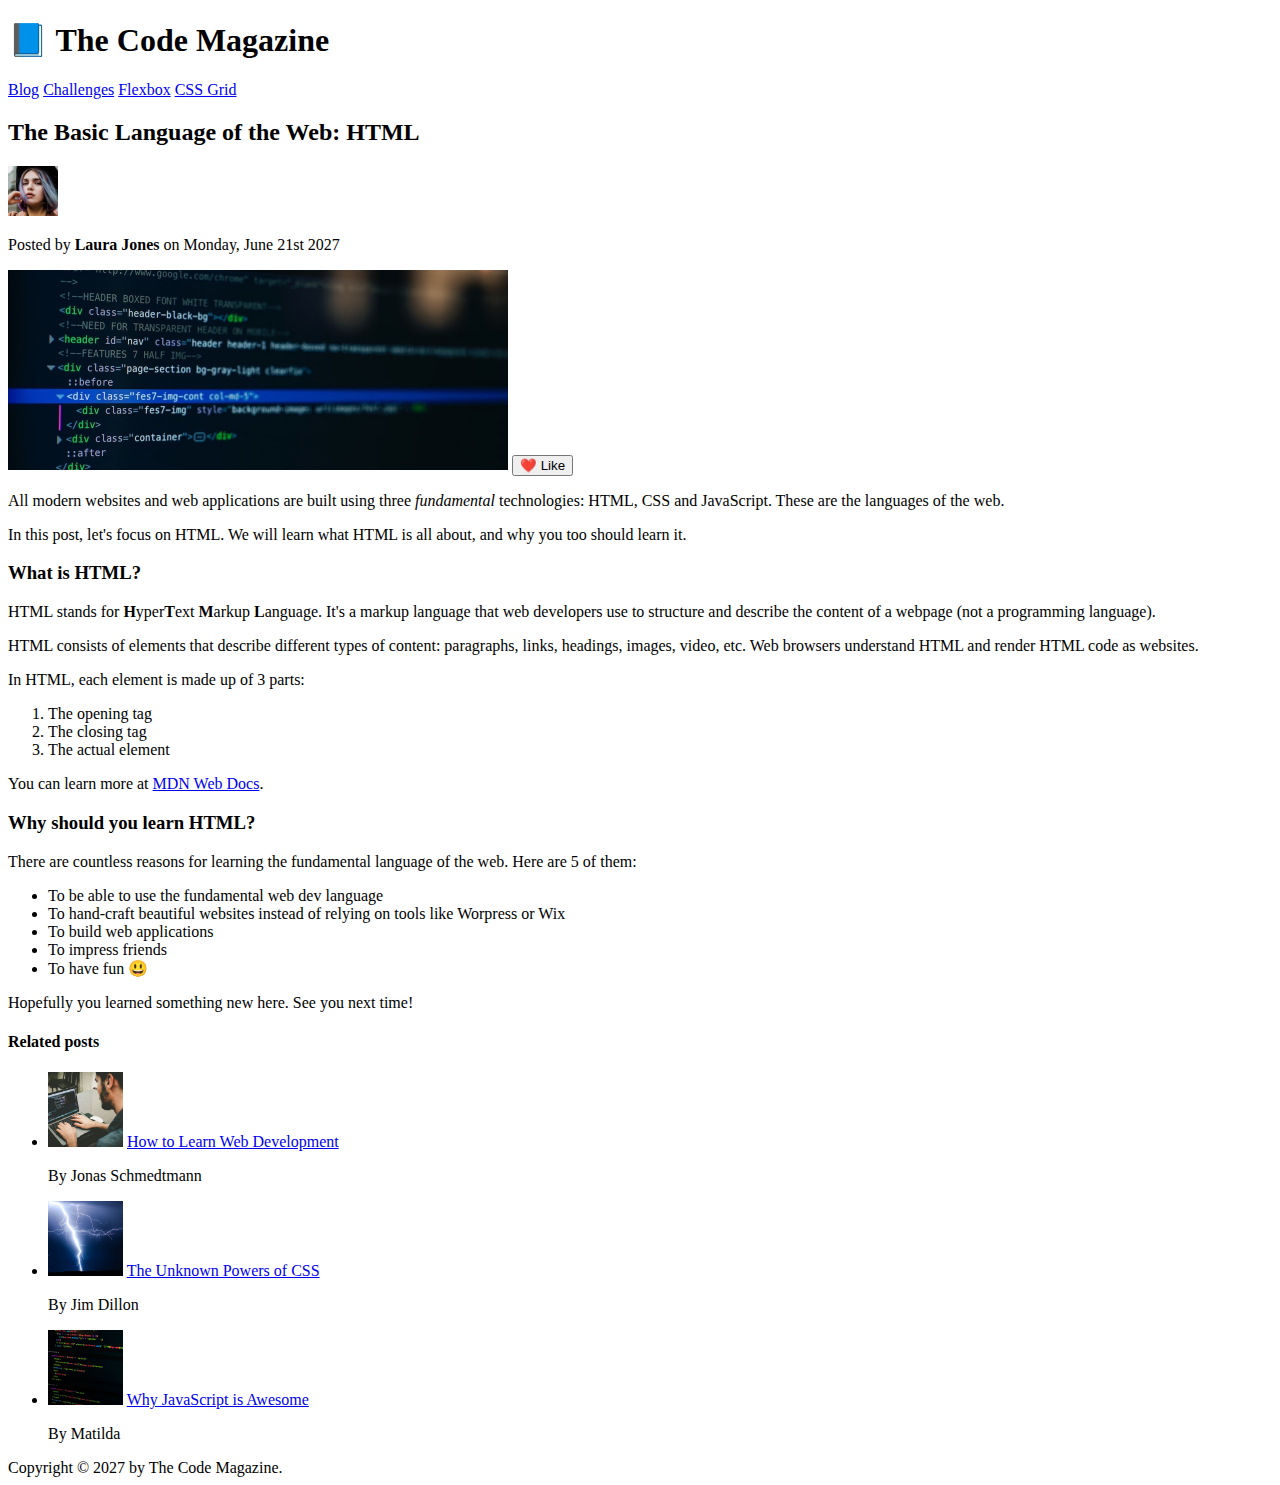
<file: final/02-HTML-Fundamentals/index.html>
<!DOCTYPE html>
<html lang="en">
  <head>
    <meta charset="UTF-8" />
    <title>The Basic Language of the Web: HTML</title>
  </head>

  <body>
    <!--
    <h1>The Basic Language of the Web: HTML</h1>
    <h2>The Basic Language of the Web: HTML</h2>
    <h3>The Basic Language of the Web: HTML</h3>
    <h4>The Basic Language of the Web: HTML</h4>
    <h5>The Basic Language of the Web: HTML</h5>
    <h6>The Basic Language of the Web: HTML</h6>
    -->

    <header>
      <h1>📘 The Code Magazine</h1>

      <nav>
        <a href="blog.html">Blog</a>
        <a href="#">Challenges</a>
        <a href="#">Flexbox</a>
        <a href="#">CSS Grid</a>
      </nav>
    </header>

    <article>
      <header>
        <h2>The Basic Language of the Web: HTML</h2>

        <img
          src="img/laura-jones.jpg"
          alt="Headshot of Laura Jones"
          height="50"
          width="50"
        />

        <p>Posted by <strong>Laura Jones</strong> on Monday, June 21st 2027</p>

        <img
          src="img/post-img.jpg"
          alt="HTML code on a screen"
          width="500"
          height="200"
        />
        <button>❤️ Like</button>
      </header>

      <p>
        All modern websites and web applications are built using three
        <em>fundamental</em>
        technologies: HTML, CSS and JavaScript. These are the languages of the
        web.
      </p>

      <p>
        In this post, let's focus on HTML. We will learn what HTML is all about,
        and why you too should learn it.
      </p>

      <h3>What is HTML?</h3>
      <p>
        HTML stands for <strong>H</strong>yper<strong>T</strong>ext
        <strong>M</strong>arkup <strong>L</strong>anguage. It's a markup
        language that web developers use to structure and describe the content
        of a webpage (not a programming language).
      </p>
      <p>
        HTML consists of elements that describe different types of content:
        paragraphs, links, headings, images, video, etc. Web browsers understand
        HTML and render HTML code as websites.
      </p>
      <p>In HTML, each element is made up of 3 parts:</p>

      <ol>
        <li>The opening tag</li>
        <li>The closing tag</li>
        <li>The actual element</li>
      </ol>

      <p>
        You can learn more at
        <a
          href="https://developer.mozilla.org/en-US/docs/Web/HTML"
          target="_blank"
          >MDN Web Docs</a
        >.
      </p>

      <h3>Why should you learn HTML?</h3>

      <p>
        There are countless reasons for learning the fundamental language of the
        web. Here are 5 of them:
      </p>

      <ul>
        <li>To be able to use the fundamental web dev language</li>
        <li>
          To hand-craft beautiful websites instead of relying on tools like
          Worpress or Wix
        </li>
        <li>To build web applications</li>
        <li>To impress friends</li>
        <li>To have fun 😃</li>
      </ul>

      <p>Hopefully you learned something new here. See you next time!</p>
    </article>

    <aside>
      <h4>Related posts</h4>

      <ul>
        <li>
          <img
            src="img/related-1.jpg"
            alt="Person programming"
            width="75"
            width="75"
          />
          <a href="#">How to Learn Web Development</a>
          <p>By Jonas Schmedtmann</p>
        </li>
        <li>
          <img src="img/related-2.jpg" alt="Lightning" width="75" heigth="75" />
          <a href="#">The Unknown Powers of CSS</a>
          <p>By Jim Dillon</p>
        </li>
        <li>
          <img
            src="img/related-3.jpg"
            alt="JavaScript code on a screen"
            width="75"
            height="75"
          />
          <a href="#">Why JavaScript is Awesome</a>
          <p>By Matilda</p>
        </li>
      </ul>
    </aside>

    <footer>Copyright &copy; 2027 by The Code Magazine.</footer>
  </body>
</html>
</file>
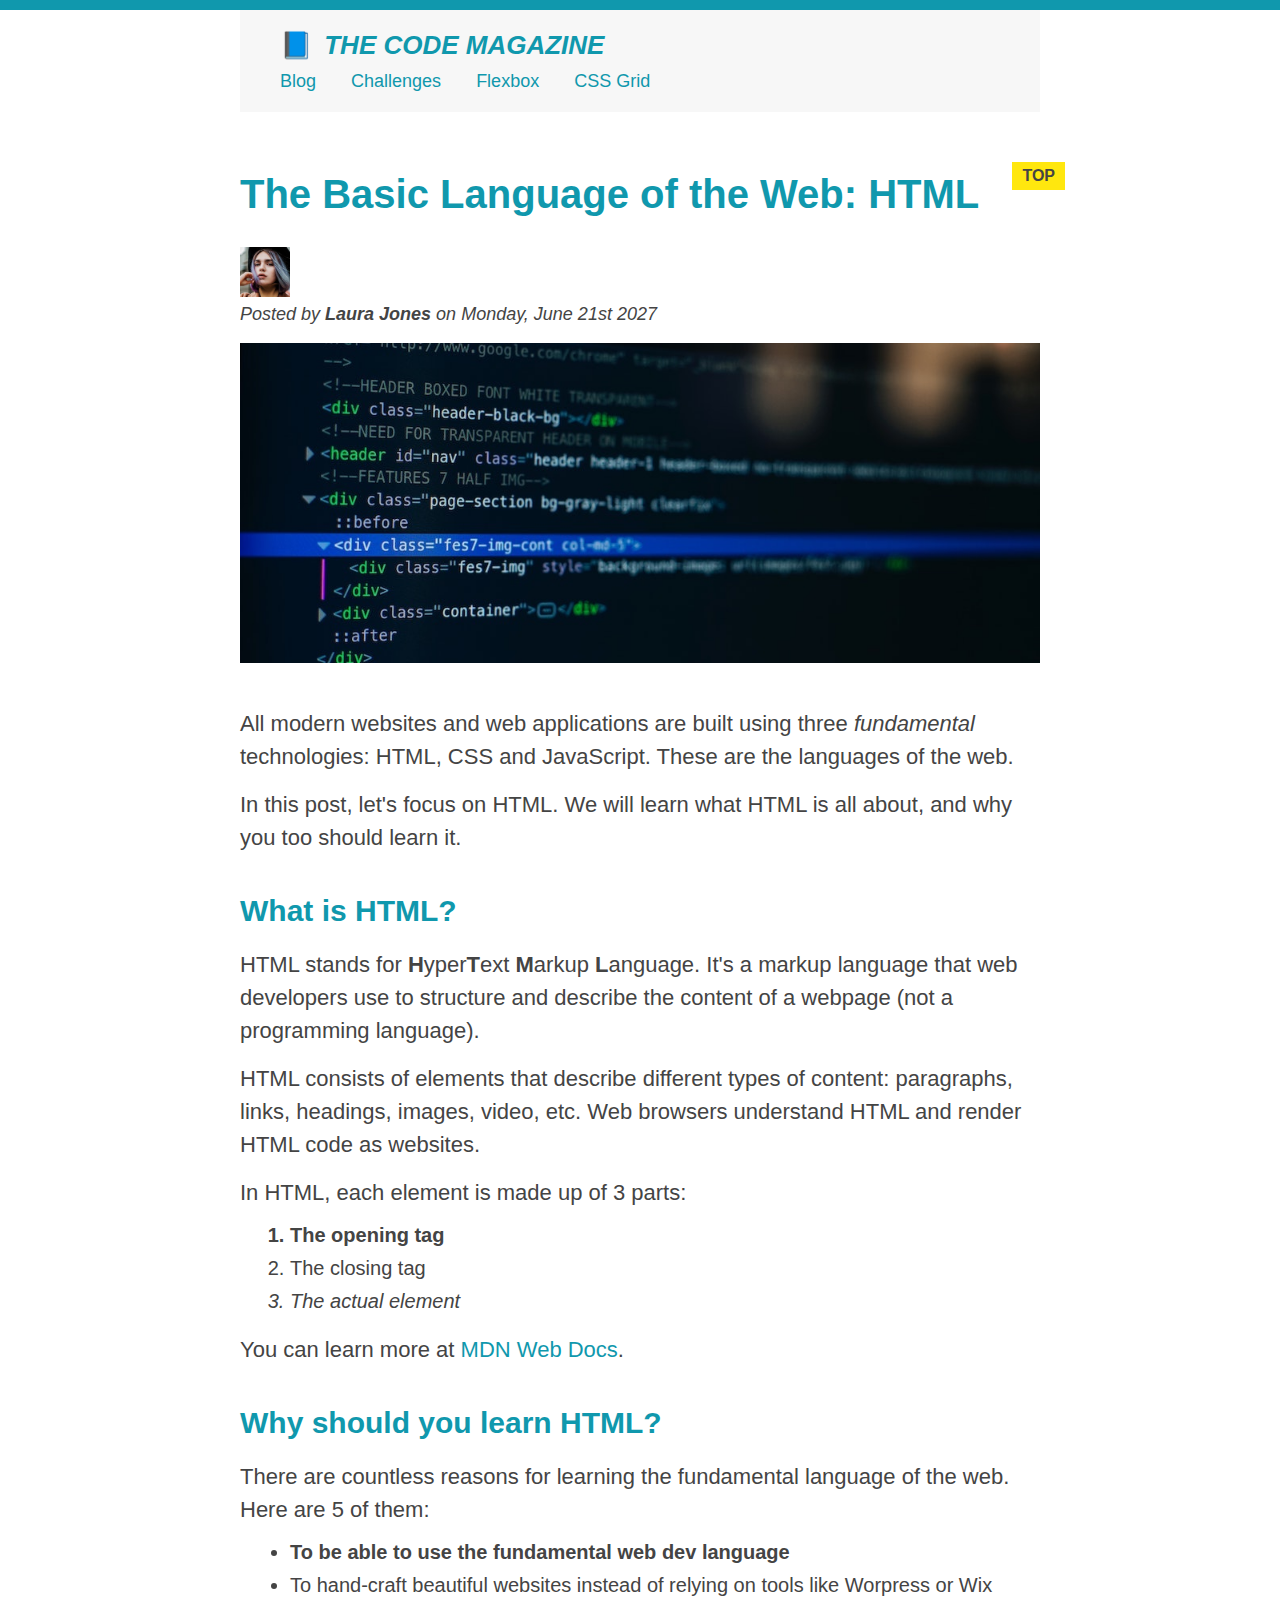
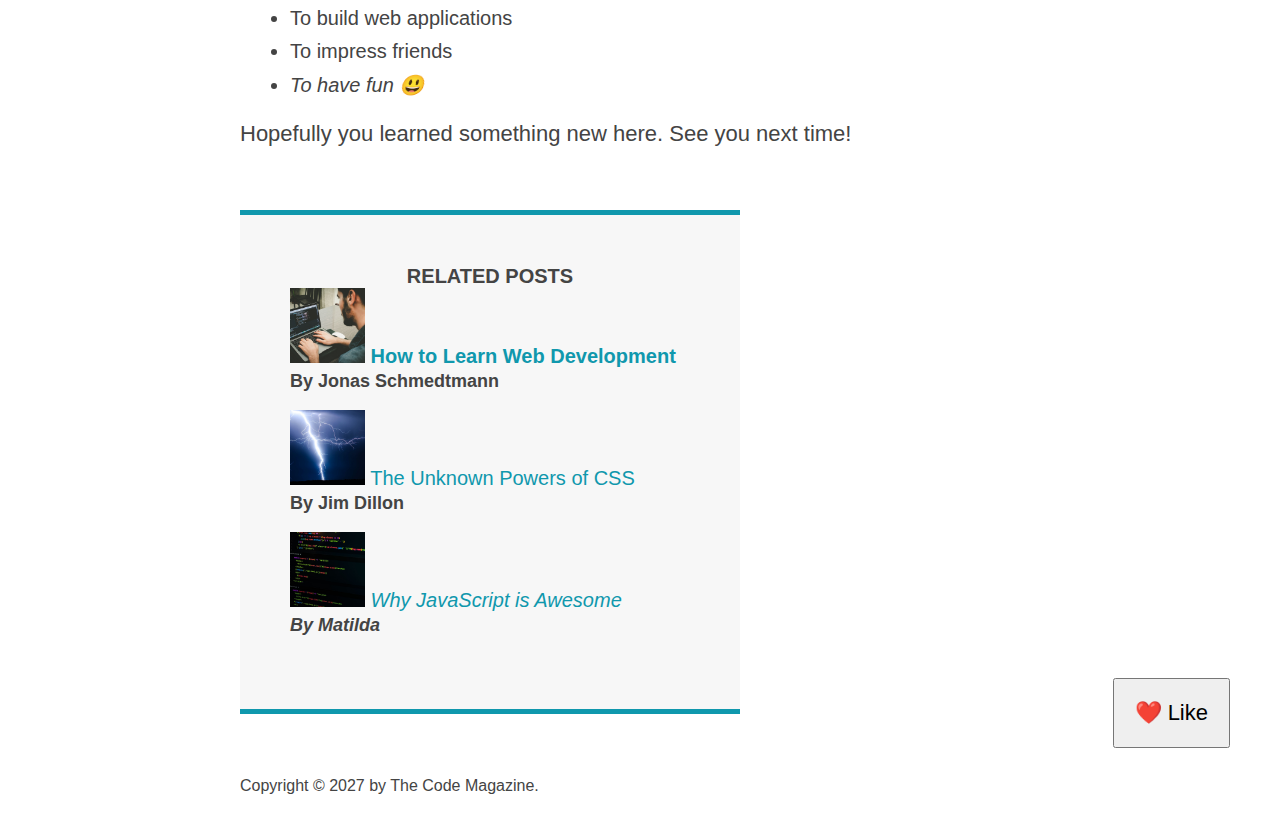
<file: final/03-CSS-Fundamentals/index.html>
<!DOCTYPE html>
<html lang="en">
  <head>
    <meta charset="UTF-8" />
    <link href="style.css" rel="stylesheet" />

    <title>The Basic Language of the Web: HTML</title>
  </head>

  <body>
    <!--
    <h1>The Basic Language of the Web: HTML</h1>
    <h2>The Basic Language of the Web: HTML</h2>
    <h3>The Basic Language of the Web: HTML</h3>
    <h4>The Basic Language of the Web: HTML</h4>
    <h5>The Basic Language of the Web: HTML</h5>
    <h6>The Basic Language of the Web: HTML</h6>
    -->

    <div class="container">
      <header class="main-header">
        <h1>📘 The Code Magazine</h1>

        <nav>
          <!-- <strong>This is the navigation</strong> -->
          <a href="blog.html">Blog</a>
          <a href="#">Challenges</a>
          <a href="#">Flexbox</a>
          <a href="#">CSS Grid</a>
        </nav>
      </header>

      <article>
        <header class="post-header">
          <h2>The Basic Language of the Web: HTML</h2>

          <img
            src="img/laura-jones.jpg"
            alt="Headshot of Laura Jones"
            height="50"
            width="50"
          />

          <p id="author">
            Posted by <strong>Laura Jones</strong> on Monday, June 21st 2027
          </p>

          <img
            src="img/post-img.jpg"
            alt="HTML code on a screen"
            width="500"
            height="200"
            class="post-img"
          />
          <button>❤️ Like</button>
        </header>

        <p>
          All modern websites and web applications are built using three
          <em>fundamental</em>
          technologies: HTML, CSS and JavaScript. These are the languages of the
          web.
        </p>

        <p>
          In this post, let's focus on HTML. We will learn what HTML is all
          about, and why you too should learn it.
        </p>

        <h3>What is HTML?</h3>
        <p>
          HTML stands for <strong>H</strong>yper<strong>T</strong>ext
          <strong>M</strong>arkup <strong>L</strong>anguage. It's a markup
          language that web developers use to structure and describe the content
          of a webpage (not a programming language).
        </p>
        <p>
          HTML consists of elements that describe different types of content:
          paragraphs, links, headings, images, video, etc. Web browsers
          understand HTML and render HTML code as websites.
        </p>
        <p>In HTML, each element is made up of 3 parts:</p>

        <ol>
          <li class="first-li">The opening tag</li>
          <li>The closing tag</li>
          <li>The actual element</li>
        </ol>

        <p>
          You can learn more at
          <a
            href="https://developer.mozilla.org/en-US/docs/Web/HTML"
            target="_blank"
            >MDN Web Docs</a
          >.
        </p>

        <h3>Why should you learn HTML?</h3>

        <p>
          There are countless reasons for learning the fundamental language of
          the web. Here are 5 of them:
        </p>

        <ul>
          <li class="first-li">
            To be able to use the fundamental web dev language
          </li>
          <li>
            To hand-craft beautiful websites instead of relying on tools like
            Worpress or Wix
          </li>
          <li>To build web applications</li>
          <li>To impress friends</li>
          <li>To have fun 😃</li>
        </ul>

        <p>Hopefully you learned something new here. See you next time!</p>
      </article>

      <aside>
        <h4>Related posts</h4>

        <ul class="related">
          <li>
            <img
              src="img/related-1.jpg"
              alt="Person programming"
              width="75"
              height="75"
            />
            <a href="#">How to Learn Web Development</a>
            <p class="related-author">By Jonas Schmedtmann</p>
          </li>
          <li>
            <img
              src="img/related-2.jpg"
              alt="Lightning"
              width="75"
              height="75"
            />
            <a href="#">The Unknown Powers of CSS</a>
            <p class="related-author">By Jim Dillon</p>
          </li>
          <li>
            <img
              src="img/related-3.jpg"
              alt="JavaScript code on a screen"
              width="75"
              height="75"
            />
            <a href="#">Why JavaScript is Awesome</a>
            <p class="related-author">By Matilda</p>
          </li>
        </ul>
      </aside>

      <footer>
        <p id="copyright" class="copyright text">
          Copyright &copy; 2027 by The Code Magazine.
        </p>
      </footer>
    </div>
  </body>
</html>
</file>
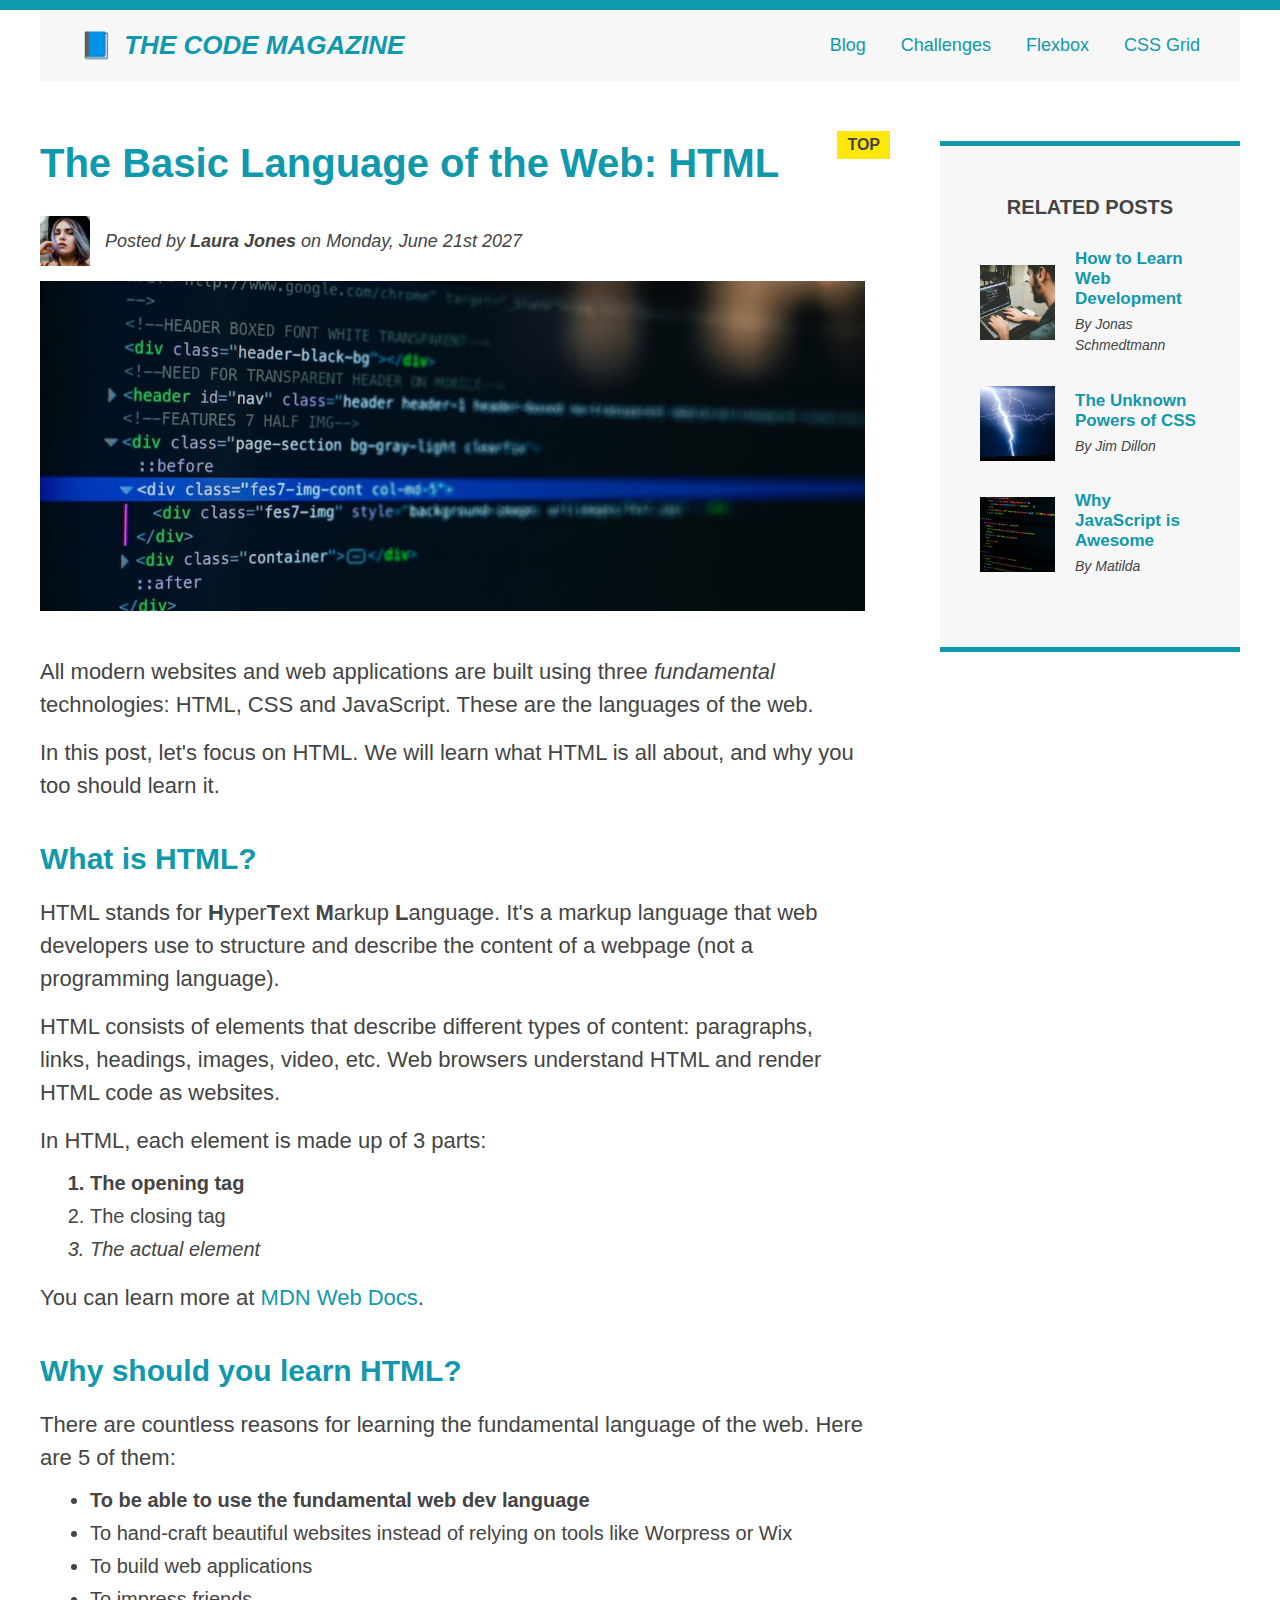
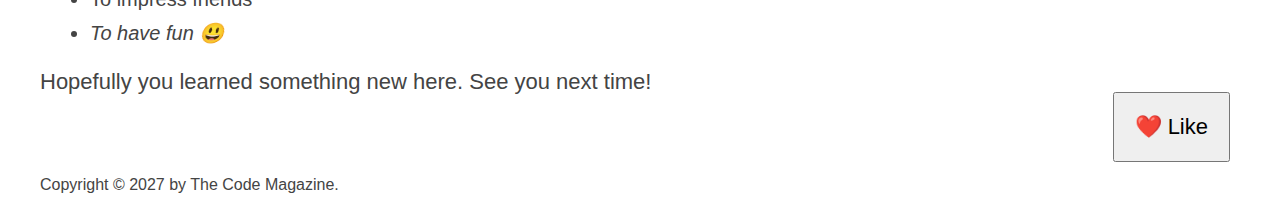
<file: final/04-css-layouts/index.html>
<!DOCTYPE html>
<html lang="en">
  <head>
    <meta charset="UTF-8" />
    <link href="style.css" rel="stylesheet" />

    <title>The Basic Language of the Web: HTML</title>
  </head>

  <body>
    <!--
    <h1>The Basic Language of the Web: HTML</h1>
    <h2>The Basic Language of the Web: HTML</h2>
    <h3>The Basic Language of the Web: HTML</h3>
    <h4>The Basic Language of the Web: HTML</h4>
    <h5>The Basic Language of the Web: HTML</h5>
    <h6>The Basic Language of the Web: HTML</h6>
    -->

    <div class="container">
      <header class="main-header clearfix">
        <h1>📘 The Code Magazine</h1>

        <nav>
          <!-- <strong>This is the navigation</strong> -->
          <a href="blog.html">Blog</a>
          <a href="#">Challenges</a>
          <a href="flexbox.html">Flexbox</a>
          <a href="css-grid.html">CSS Grid</a>
        </nav>

        <!-- <div class="clear"></div> -->
      </header>

      <!-- ONLY NECESSARY FOR FLEXBOX -->
      <!-- <div class="row"> -->
      <article>
        <header class="post-header">
          <h2>The Basic Language of the Web: HTML</h2>

          <div class="author-box">
            <img
              src="img/laura-jones.jpg"
              alt="Headshot of Laura Jones"
              height="50"
              width="50"
              class="author-img"
            />

            <p id="author" class="author">
              Posted by <strong>Laura Jones</strong> on Monday, June 21st 2027
            </p>
          </div>

          <img
            src="img/post-img.jpg"
            alt="HTML code on a screen"
            width="500"
            height="200"
            class="post-img"
          />
          <button>❤️ Like</button>
        </header>

        <p>
          All modern websites and web applications are built using three
          <em>fundamental</em>
          technologies: HTML, CSS and JavaScript. These are the languages of the
          web.
        </p>

        <p>
          In this post, let's focus on HTML. We will learn what HTML is all
          about, and why you too should learn it.
        </p>

        <h3>What is HTML?</h3>
        <p>
          HTML stands for <strong>H</strong>yper<strong>T</strong>ext
          <strong>M</strong>arkup <strong>L</strong>anguage. It's a markup
          language that web developers use to structure and describe the content
          of a webpage (not a programming language).
        </p>
        <p>
          HTML consists of elements that describe different types of content:
          paragraphs, links, headings, images, video, etc. Web browsers
          understand HTML and render HTML code as websites.
        </p>
        <p>In HTML, each element is made up of 3 parts:</p>

        <ol>
          <li class="first-li">The opening tag</li>
          <li>The closing tag</li>
          <li>The actual element</li>
        </ol>

        <p>
          You can learn more at
          <a
            href="https://developer.mozilla.org/en-US/docs/Web/HTML"
            target="_blank"
            >MDN Web Docs</a
          >.
        </p>

        <h3>Why should you learn HTML?</h3>

        <p>
          There are countless reasons for learning the fundamental language of
          the web. Here are 5 of them:
        </p>

        <ul>
          <li class="first-li">
            To be able to use the fundamental web dev language
          </li>
          <li>
            To hand-craft beautiful websites instead of relying on tools like
            Worpress or Wix
          </li>
          <li>To build web applications</li>
          <li>To impress friends</li>
          <li>To have fun 😃</li>
        </ul>

        <p>Hopefully you learned something new here. See you next time!</p>
      </article>

      <aside>
        <h4>Related posts</h4>

        <ul class="related">
          <li class="related-post">
            <img
              src="img/related-1.jpg"
              alt="Person programming"
              width="75"
              height="75"
            />
            <div>
              <a href="#" class="related-link">How to Learn Web Development</a>
              <p class="related-author">By Jonas Schmedtmann</p>
            </div>
          </li>
          <li class="related-post">
            <img
              src="img/related-2.jpg"
              alt="Lightning"
              width="75"
              height="75"
            />
            <div>
              <a href="#" class="related-link">The Unknown Powers of CSS</a>
              <p class="related-author">By Jim Dillon</p>
            </div>
          </li>
          <li class="related-post">
            <img
              src="img/related-3.jpg"
              alt="JavaScript code on a screen"
              width="75"
              height="75"
            />
            <div>
              <a href="#" class="related-link">Why JavaScript is Awesome</a>
              <p class="related-author">By Matilda</p>
            </div>
          </li>
        </ul>
      </aside>
      <!-- </div> -->

      <footer>
        <p id="copyright" class="copyright text">
          Copyright &copy; 2027 by The Code Magazine.
        </p>
      </footer>
    </div>
  </body>
</html>
</file>
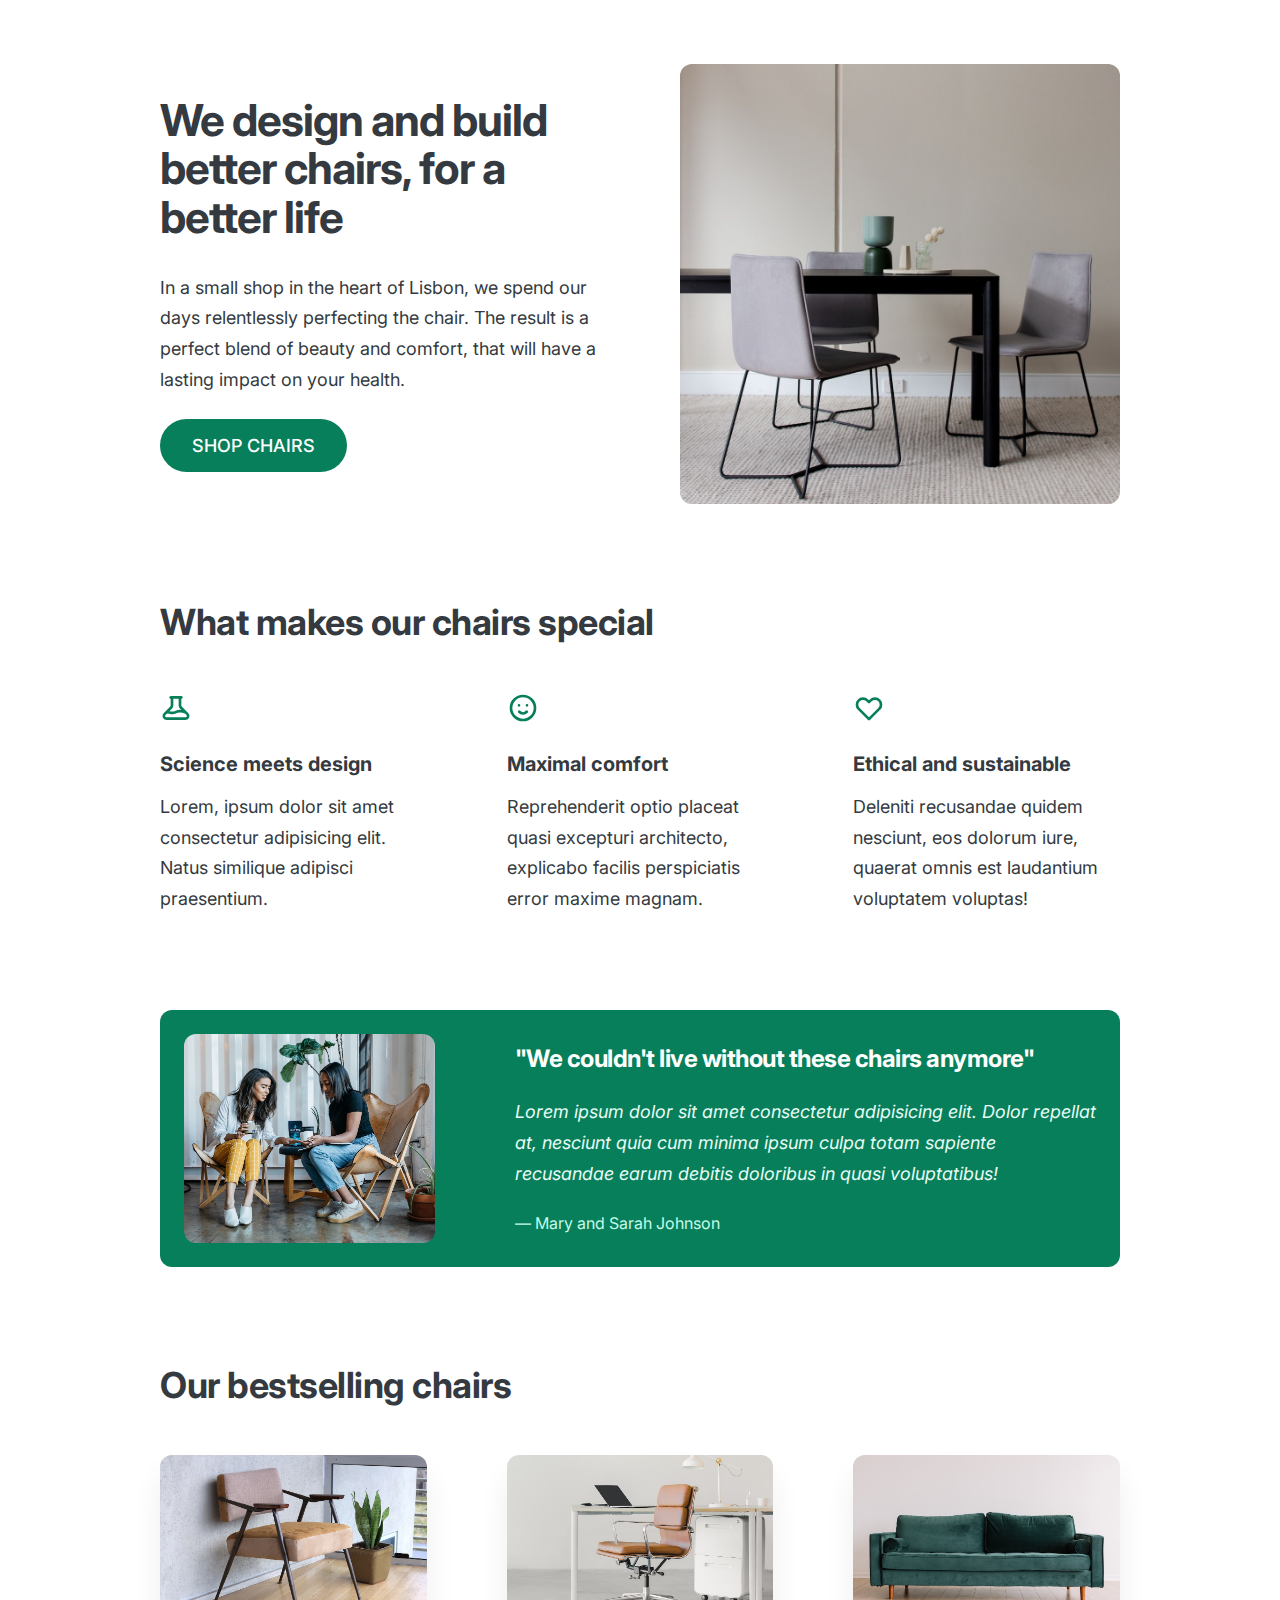
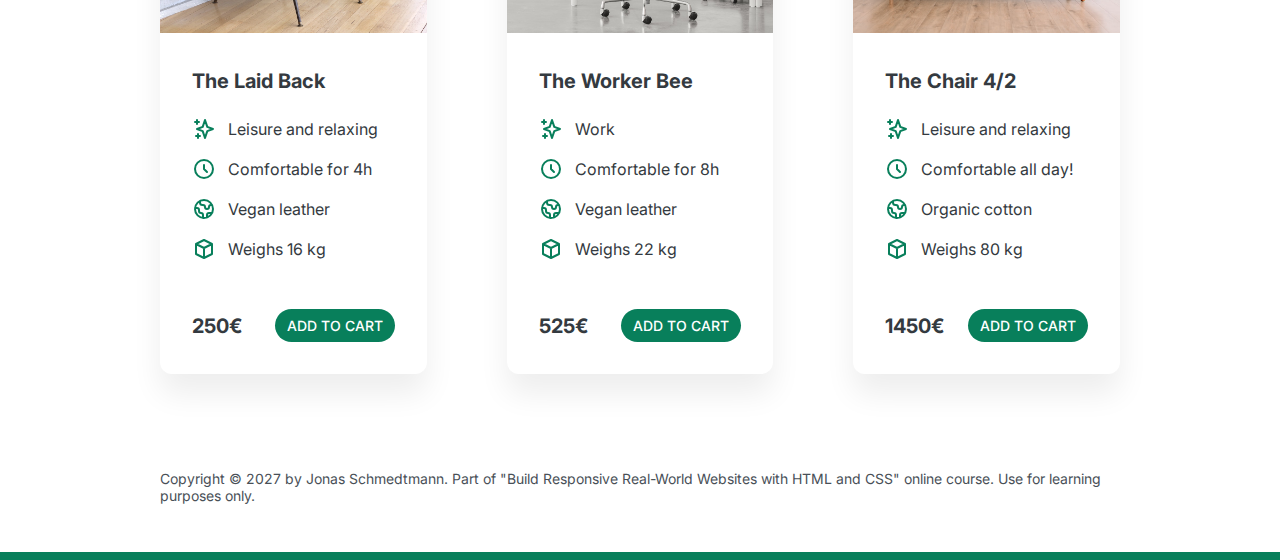
<file: final/05-design/index.html>
<!DOCTYPE html>
<html lang="en">
  <head>
    <meta charset="UTF-8" />
    <meta http-equiv="X-UA-Compatible" content="IE=edge" />
    <meta name="viewport" content="width=device-width, initial-scale=1.0" />

    <link rel="preconnect" href="https://fonts.gstatic.com" />
    <link
      href="https://fonts.googleapis.com/css2?family=Inter:wght@400;500;700&display=swap"
      rel="stylesheet"
    />

    <link rel="stylesheet" href="style.css" />
    <title>Lisbon Chair Shop</title>
  </head>
  <body>
    <div class="container">
      <header>
        <div class="header-text-box">
          <h1>We design and build better chairs, for a better life</h1>
          <p class="header-text">
            In a small shop in the heart of Lisbon, we spend our days
            relentlessly perfecting the chair. The result is a perfect blend of
            beauty and comfort, that will have a lasting impact on your health.
          </p>
          <a class="btn btn--big" href="#">Shop chairs</a>
        </div>
        <img src="hero.jpg" alt="Photo" />
      </header>

      <section>
        <h2>What makes our chairs special</h2>
        <div class="grid-3-cols">
          <div>
            <svg
              xmlns="http://www.w3.org/2000/svg"
              class="features-icon"
              fill="none"
              viewBox="0 0 24 24"
              stroke="currentColor"
            >
              <path
                stroke-linecap="round"
                stroke-linejoin="round"
                stroke-width="2"
                d="M19.428 15.428a2 2 0 00-1.022-.547l-2.387-.477a6 6 0 00-3.86.517l-.318.158a6 6 0 01-3.86.517L6.05 15.21a2 2 0 00-1.806.547M8 4h8l-1 1v5.172a2 2 0 00.586 1.414l5 5c1.26 1.26.367 3.414-1.415 3.414H4.828c-1.782 0-2.674-2.154-1.414-3.414l5-5A2 2 0 009 10.172V5L8 4z"
              />
            </svg>
            <p class="features-title"><strong>Science meets design</strong></p>
            <p class="features-text">
              Lorem, ipsum dolor sit amet consectetur adipisicing elit. Natus
              similique adipisci praesentium.
            </p>
          </div>

          <div>
            <svg
              xmlns="http://www.w3.org/2000/svg"
              class="features-icon"
              fill="none"
              viewBox="0 0 24 24"
              stroke="currentColor"
            >
              <path
                stroke-linecap="round"
                stroke-linejoin="round"
                stroke-width="2"
                d="M14.828 14.828a4 4 0 01-5.656 0M9 10h.01M15 10h.01M21 12a9 9 0 11-18 0 9 9 0 0118 0z"
              />
            </svg>
            <p class="features-title">
              <strong>Maximal comfort</strong>
            </p>
            <p class="features-text">
              Reprehenderit optio placeat quasi excepturi architecto, explicabo
              facilis perspiciatis error maxime magnam.
            </p>
          </div>

          <div>
            <svg
              xmlns="http://www.w3.org/2000/svg"
              class="features-icon"
              fill="none"
              viewBox="0 0 24 24"
              stroke="currentColor"
            >
              <path
                stroke-linecap="round"
                stroke-linejoin="round"
                stroke-width="2"
                d="M4.318 6.318a4.5 4.5 0 000 6.364L12 20.364l7.682-7.682a4.5 4.5 0 00-6.364-6.364L12 7.636l-1.318-1.318a4.5 4.5 0 00-6.364 0z"
              />
            </svg>
            <p class="features-title">
              <strong>Ethical and sustainable</strong>
            </p>
            <p class="features-text">
              Deleniti recusandae quidem nesciunt, eos dolorum iure, quaerat
              omnis est laudantium voluptatem voluptas!
            </p>
          </div>
        </div>
      </section>

      <section class="testimonial-section">
        <div class="grid-3-cols">
          <img src="customers.jpg" alt="People sitting on chairs" />
          <div class="testimonial-box">
            <h2>"We couldn't live without these chairs anymore"</h2>
            <blockquote class="testimonial-text">
              Lorem ipsum dolor sit amet consectetur adipisicing elit. Dolor
              repellat at, nesciunt quia cum minima ipsum culpa totam sapiente
              recusandae earum debitis doloribus in quasi voluptatibus!
            </blockquote>
            <p class="testimonial-author">&mdash; Mary and Sarah Johnson</p>
          </div>
        </div>
      </section>

      <section>
        <h2>Our bestselling chairs</h2>
        <div class="grid-3-cols">
          <figure class="chair">
            <img src="chair-1.jpg" alt="Chair" />
            <div class="chair-box">
              <h3>The Laid Back</h3>
              <ul class="chair-details">
                <li>
                  <svg
                    xmlns="http://www.w3.org/2000/svg"
                    class="chair-icon"
                    fill="none"
                    viewBox="0 0 24 24"
                    stroke="currentColor"
                  >
                    <path
                      stroke-linecap="round"
                      stroke-linejoin="round"
                      stroke-width="2"
                      d="M5 3v4M3 5h4M6 17v4m-2-2h4m5-16l2.286 6.857L21 12l-5.714 2.143L13 21l-2.286-6.857L5 12l5.714-2.143L13 3z"
                    />
                  </svg>
                  <!-- Span is a generic INLINE text element, it doesn't have any meaning. It's like a div element, but inline -->
                  <span>Leisure and relaxing</span>
                </li>
                <li>
                  <svg
                    xmlns="http://www.w3.org/2000/svg"
                    class="chair-icon"
                    fill="none"
                    viewBox="0 0 24 24"
                    stroke="currentColor"
                  >
                    <path
                      stroke-linecap="round"
                      stroke-linejoin="round"
                      stroke-width="2"
                      d="M12 8v4l3 3m6-3a9 9 0 11-18 0 9 9 0 0118 0z"
                    />
                  </svg>
                  <span>Comfortable for 4h</span>
                </li>
                <li>
                  <svg
                    xmlns="http://www.w3.org/2000/svg"
                    class="chair-icon"
                    fill="none"
                    viewBox="0 0 24 24"
                    stroke="currentColor"
                  >
                    <path
                      stroke-linecap="round"
                      stroke-linejoin="round"
                      stroke-width="2"
                      d="M3.055 11H5a2 2 0 012 2v1a2 2 0 002 2 2 2 0 012 2v2.945M8 3.935V5.5A2.5 2.5 0 0010.5 8h.5a2 2 0 012 2 2 2 0 104 0 2 2 0 012-2h1.064M15 20.488V18a2 2 0 012-2h3.064M21 12a9 9 0 11-18 0 9 9 0 0118 0z"
                    />
                  </svg>
                  <span>Vegan leather</span>
                </li>
                <li>
                  <svg
                    xmlns="http://www.w3.org/2000/svg"
                    class="chair-icon"
                    fill="none"
                    viewBox="0 0 24 24"
                    stroke="currentColor"
                  >
                    <path
                      stroke-linecap="round"
                      stroke-linejoin="round"
                      stroke-width="2"
                      d="M20 7l-8-4-8 4m16 0l-8 4m8-4v10l-8 4m0-10L4 7m8 4v10M4 7v10l8 4"
                    />
                  </svg>
                  <span>Weighs 16 kg</span>
                </li>
              </ul>
              <div class="chair-price">
                <strong>250€</strong>
                <a href="#" class="btn btn--small">Add to cart</a>
              </div>
            </div>
          </figure>

          <figure class="chair">
            <img src="chair-2.jpg" alt="Chair" />
            <div class="chair-box">
              <h3>The Worker Bee</h3>
              <ul class="chair-details">
                <li>
                  <svg
                    xmlns="http://www.w3.org/2000/svg"
                    class="chair-icon"
                    fill="none"
                    viewBox="0 0 24 24"
                    stroke="currentColor"
                  >
                    <path
                      stroke-linecap="round"
                      stroke-linejoin="round"
                      stroke-width="2"
                      d="M5 3v4M3 5h4M6 17v4m-2-2h4m5-16l2.286 6.857L21 12l-5.714 2.143L13 21l-2.286-6.857L5 12l5.714-2.143L13 3z"
                    />
                  </svg>
                  <span>Work</span>
                </li>
                <li>
                  <svg
                    xmlns="http://www.w3.org/2000/svg"
                    class="chair-icon"
                    fill="none"
                    viewBox="0 0 24 24"
                    stroke="currentColor"
                  >
                    <path
                      stroke-linecap="round"
                      stroke-linejoin="round"
                      stroke-width="2"
                      d="M12 8v4l3 3m6-3a9 9 0 11-18 0 9 9 0 0118 0z"
                    />
                  </svg>
                  <span>Comfortable for 8h</span>
                </li>
                <li>
                  <svg
                    xmlns="http://www.w3.org/2000/svg"
                    class="chair-icon"
                    fill="none"
                    viewBox="0 0 24 24"
                    stroke="currentColor"
                  >
                    <path
                      stroke-linecap="round"
                      stroke-linejoin="round"
                      stroke-width="2"
                      d="M3.055 11H5a2 2 0 012 2v1a2 2 0 002 2 2 2 0 012 2v2.945M8 3.935V5.5A2.5 2.5 0 0010.5 8h.5a2 2 0 012 2 2 2 0 104 0 2 2 0 012-2h1.064M15 20.488V18a2 2 0 012-2h3.064M21 12a9 9 0 11-18 0 9 9 0 0118 0z"
                    />
                  </svg>
                  <span>Vegan leather</span>
                </li>
                <li>
                  <svg
                    xmlns="http://www.w3.org/2000/svg"
                    class="chair-icon"
                    fill="none"
                    viewBox="0 0 24 24"
                    stroke="currentColor"
                  >
                    <path
                      stroke-linecap="round"
                      stroke-linejoin="round"
                      stroke-width="2"
                      d="M20 7l-8-4-8 4m16 0l-8 4m8-4v10l-8 4m0-10L4 7m8 4v10M4 7v10l8 4"
                    />
                  </svg>
                  <span>Weighs 22 kg</span>
                </li>
              </ul>
              <div class="chair-price">
                <strong>525€</strong>
                <a href="#" class="btn btn--small">Add to cart</a>
              </div>
            </div>
          </figure>

          <figure class="chair">
            <img src="chair-3.jpg" alt="Chair" />
            <div class="chair-box">
              <h3>The Chair 4/2</h3>
              <ul class="chair-details">
                <li>
                  <svg
                    xmlns="http://www.w3.org/2000/svg"
                    class="chair-icon"
                    fill="none"
                    viewBox="0 0 24 24"
                    stroke="currentColor"
                  >
                    <path
                      stroke-linecap="round"
                      stroke-linejoin="round"
                      stroke-width="2"
                      d="M5 3v4M3 5h4M6 17v4m-2-2h4m5-16l2.286 6.857L21 12l-5.714 2.143L13 21l-2.286-6.857L5 12l5.714-2.143L13 3z"
                    />
                  </svg>
                  <span>Leisure and relaxing</span>
                </li>
                <li>
                  <svg
                    xmlns="http://www.w3.org/2000/svg"
                    class="chair-icon"
                    fill="none"
                    viewBox="0 0 24 24"
                    stroke="currentColor"
                  >
                    <path
                      stroke-linecap="round"
                      stroke-linejoin="round"
                      stroke-width="2"
                      d="M12 8v4l3 3m6-3a9 9 0 11-18 0 9 9 0 0118 0z"
                    />
                  </svg>
                  <span>Comfortable all day!</span>
                </li>
                <li>
                  <svg
                    xmlns="http://www.w3.org/2000/svg"
                    class="chair-icon"
                    fill="none"
                    viewBox="0 0 24 24"
                    stroke="currentColor"
                  >
                    <path
                      stroke-linecap="round"
                      stroke-linejoin="round"
                      stroke-width="2"
                      d="M3.055 11H5a2 2 0 012 2v1a2 2 0 002 2 2 2 0 012 2v2.945M8 3.935V5.5A2.5 2.5 0 0010.5 8h.5a2 2 0 012 2 2 2 0 104 0 2 2 0 012-2h1.064M15 20.488V18a2 2 0 012-2h3.064M21 12a9 9 0 11-18 0 9 9 0 0118 0z"
                    />
                  </svg>
                  <span>Organic cotton</span>
                </li>
                <li>
                  <svg
                    xmlns="http://www.w3.org/2000/svg"
                    class="chair-icon"
                    fill="none"
                    viewBox="0 0 24 24"
                    stroke="currentColor"
                  >
                    <path
                      stroke-linecap="round"
                      stroke-linejoin="round"
                      stroke-width="2"
                      d="M20 7l-8-4-8 4m16 0l-8 4m8-4v10l-8 4m0-10L4 7m8 4v10M4 7v10l8 4"
                    />
                  </svg>
                  <span>Weighs 80 kg</span>
                </li>
              </ul>
              <div class="chair-price">
                <strong>1450€</strong>
                <a href="#" class="btn btn--small">Add to cart</a>
              </div>
            </div>
          </figure>
        </div>
      </section>

      <footer>
        Copyright &copy; 2027 by Jonas Schmedtmann. Part of "Build Responsive
        Real-World Websites with HTML and CSS" online course. Use for learning
        purposes only.
      </footer>
    </div>
  </body>
</html>
</file>
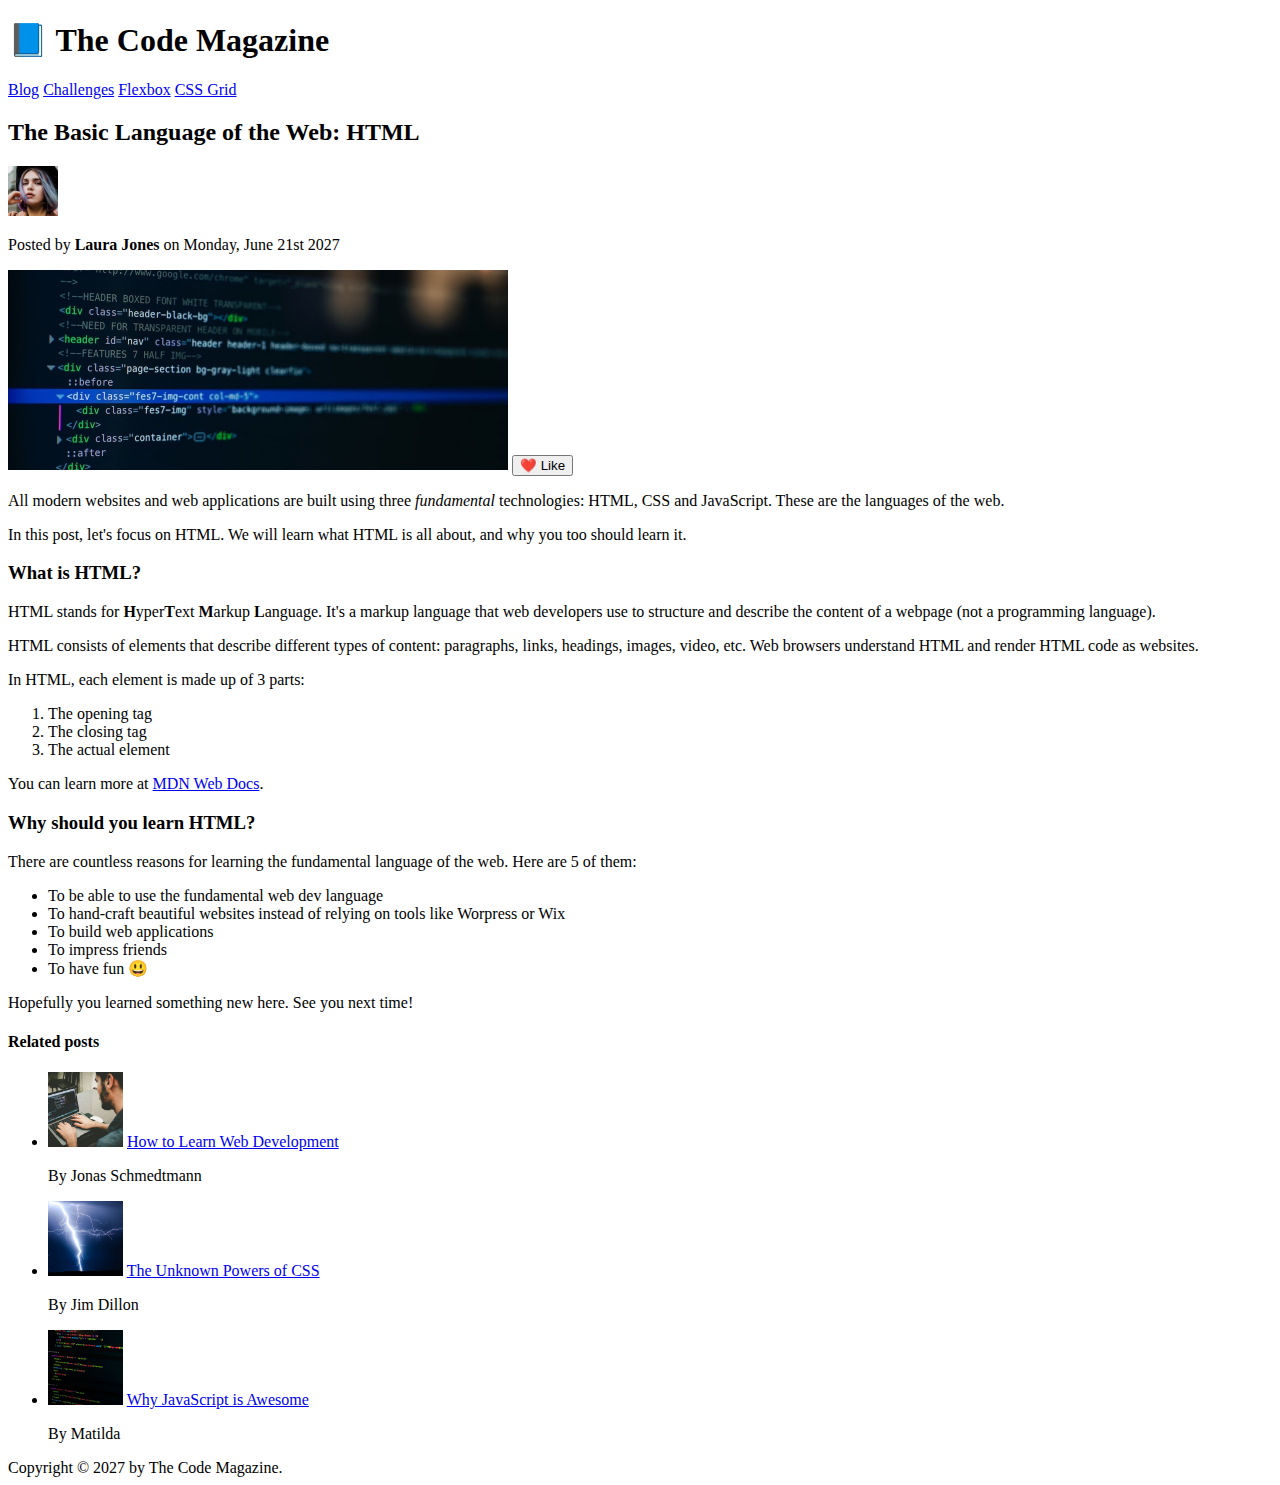
<file: starter/03-CSS-Fundamentals/index.html>
<!DOCTYPE html>
<html lang="en">
  <head>
    <meta charset="UTF-8" />
    <title>The Basic Language of the Web: HTML</title>
  </head>

  <body>
    <!--
    <h1>The Basic Language of the Web: HTML</h1>
    <h2>The Basic Language of the Web: HTML</h2>
    <h3>The Basic Language of the Web: HTML</h3>
    <h4>The Basic Language of the Web: HTML</h4>
    <h5>The Basic Language of the Web: HTML</h5>
    <h6>The Basic Language of the Web: HTML</h6>
    -->

    <header>
      <h1>📘 The Code Magazine</h1>

      <nav>
        <a href="blog.html">Blog</a>
        <a href="#">Challenges</a>
        <a href="#">Flexbox</a>
        <a href="#">CSS Grid</a>
      </nav>
    </header>

    <article>
      <header>
        <h2>The Basic Language of the Web: HTML</h2>

        <img
          src="img/laura-jones.jpg"
          alt="Headshot of Laura Jones"
          height="50"
          width="50"
        />

        <p>Posted by <strong>Laura Jones</strong> on Monday, June 21st 2027</p>

        <img
          src="img/post-img.jpg"
          alt="HTML code on a screen"
          width="500"
          height="200"
        />
        <!-- Press windows + . to insert emojis -->
        <button>❤️ Like</button>
      </header>

      <p>
        All modern websites and web applications are built using three
        <em>fundamental</em>
        technologies: HTML, CSS and JavaScript. These are the languages of the
        web.
      </p>

      <p>
        In this post, let's focus on HTML. We will learn what HTML is all about,
        and why you too should learn it.
      </p>

      <h3>What is HTML?</h3>
      <p>
        HTML stands for <strong>H</strong>yper<strong>T</strong>ext
        <strong>M</strong>arkup <strong>L</strong>anguage. It's a markup
        language that web developers use to structure and describe the content
        of a webpage (not a programming language).
      </p>
      <p>
        HTML consists of elements that describe different types of content:
        paragraphs, links, headings, images, video, etc. Web browsers understand
        HTML and render HTML code as websites.
      </p>
      <p>In HTML, each element is made up of 3 parts:</p>

      <ol>
        <li>The opening tag</li>
        <li>The closing tag</li>
        <li>The actual element</li>
      </ol>

      <p>
        You can learn more at
        <a
          href="https://developer.mozilla.org/en-US/docs/Web/HTML"
          target="_blank"
          >MDN Web Docs</a
        >.
      </p>

      <h3>Why should you learn HTML?</h3>

      <p>
        There are countless reasons for learning the fundamental language of the
        web. Here are 5 of them:
      </p>

      <ul>
        <li>To be able to use the fundamental web dev language</li>
        <li>
          To hand-craft beautiful websites instead of relying on tools like
          Worpress or Wix
        </li>
        <li>To build web applications</li>
        <li>To impress friends</li>
        <li>To have fun 😃</li>
      </ul>

      <p>Hopefully you learned something new here. See you next time!</p>
    </article>

    <aside>
      <h4>Related posts</h4>

      <ul>
        <li>
          <img
            src="img/related-1.jpg"
            alt="Person programming"
            width="75"
            width="75"
          />
          <a href="#">How to Learn Web Development</a>
          <p>By Jonas Schmedtmann</p>
        </li>
        <li>
          <img src="img/related-2.jpg" alt="Lightning" width="75" heigth="75" />
          <a href="#">The Unknown Powers of CSS</a>
          <p>By Jim Dillon</p>
        </li>
        <li>
          <img
            src="img/related-3.jpg"
            alt="JavaScript code on a screen"
            width="75"
            height="75"
          />
          <a href="#">Why JavaScript is Awesome</a>
          <p>By Matilda</p>
        </li>
      </ul>
    </aside>

    <footer>Copyright &copy; 2027 by The Code Magazine.</footer>
  </body>
</html>
</file>
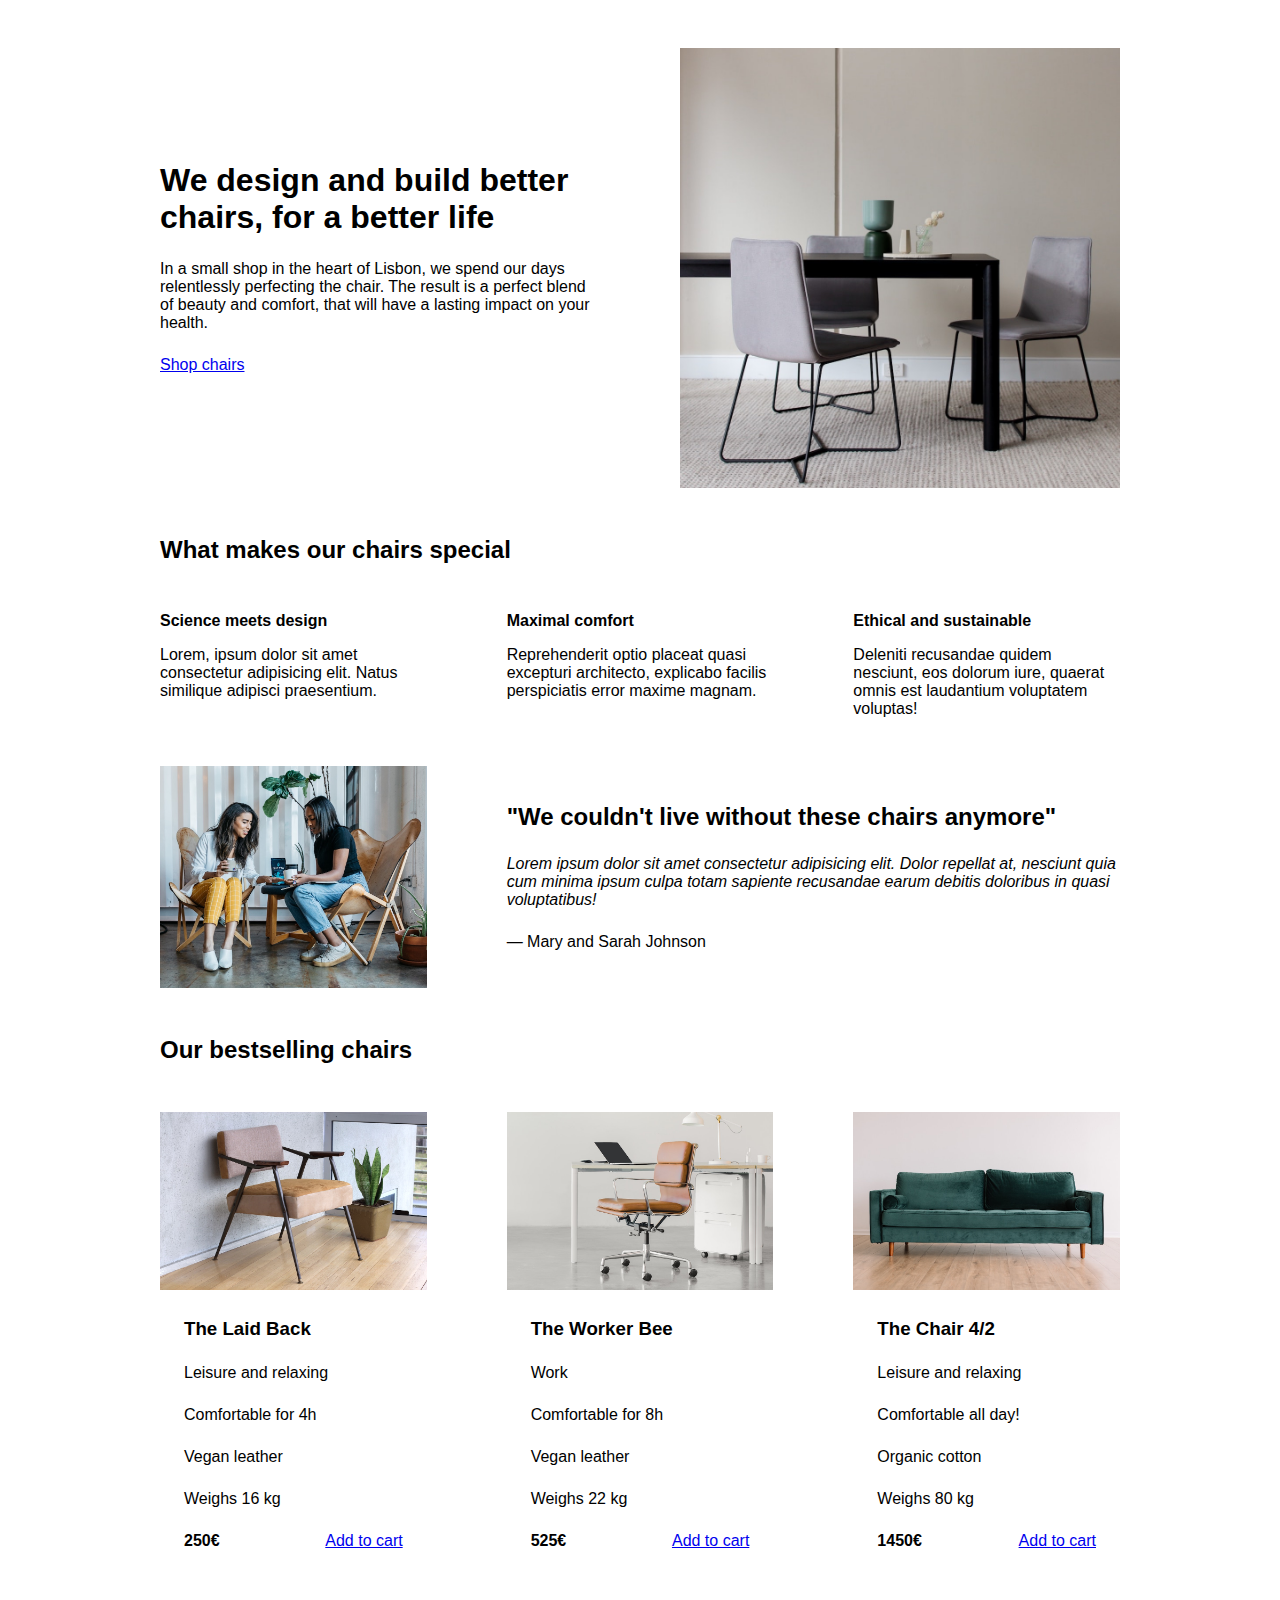
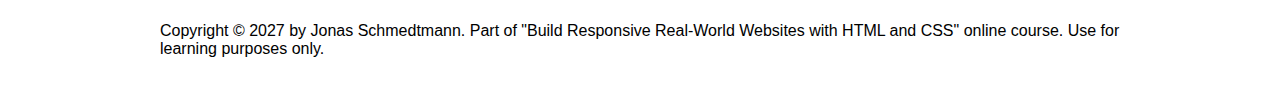
<file: starter/05-Design/index.html>
<!DOCTYPE html>
<html lang="en">
  <head>
    <meta charset="UTF-8" />
    <meta http-equiv="X-UA-Compatible" content="IE=edge" />
    <meta name="viewport" content="width=device-width, initial-scale=1.0" />

    <link rel="stylesheet" href="style.css" />
    <title>Lisbon Chair Shop</title>
  </head>
  <body>
    <div class="container">
      <header>
        <div class="header-text-box">
          <h1>We design and build better chairs, for a better life</h1>
          <p class="header-text">
            In a small shop in the heart of Lisbon, we spend our days
            relentlessly perfecting the chair. The result is a perfect blend of
            beauty and comfort, that will have a lasting impact on your health.
          </p>
          <a class="btn btn--big" href="#">Shop chairs</a>
        </div>
        <img src="hero.jpg" alt="Photo" />
      </header>

      <section>
        <h2>What makes our chairs special</h2>
        <div class="grid-3-cols">
          <div>
            <p class="features-title"><strong>Science meets design</strong></p>
            <p class="features-text">
              Lorem, ipsum dolor sit amet consectetur adipisicing elit. Natus
              similique adipisci praesentium.
            </p>
          </div>

          <div>
            <p class="features-title">
              <strong>Maximal comfort</strong>
            </p>
            <p class="features-text">
              Reprehenderit optio placeat quasi excepturi architecto, explicabo
              facilis perspiciatis error maxime magnam.
            </p>
          </div>

          <div>
            <p class="features-title">
              <strong>Ethical and sustainable</strong>
            </p>
            <p class="features-text">
              Deleniti recusandae quidem nesciunt, eos dolorum iure, quaerat
              omnis est laudantium voluptatem voluptas!
            </p>
          </div>
        </div>
      </section>

      <section class="testimonial-section">
        <div class="grid-3-cols">
          <img src="customers.jpg" alt="People sitting on chairs" />
          <div class="testimonial-box">
            <h2>"We couldn't live without these chairs anymore"</h2>
            <blockquote class="testimonial-text">
              Lorem ipsum dolor sit amet consectetur adipisicing elit. Dolor
              repellat at, nesciunt quia cum minima ipsum culpa totam sapiente
              recusandae earum debitis doloribus in quasi voluptatibus!
            </blockquote>
            <p class="testimonial-author">&mdash; Mary and Sarah Johnson</p>
          </div>
        </div>
      </section>

      <section>
        <h2>Our bestselling chairs</h2>
        <div class="grid-3-cols">
          <figure class="chair">
            <img src="chair-1.jpg" alt="Chair" />
            <div class="chair-box">
              <h3>The Laid Back</h3>
              <ul class="chair-details">
                <li>
                  <!-- Span is a generic INLINE text element, it doesn't have any meaning. It's like a div element, but inline -->
                  <span>Leisure and relaxing</span>
                </li>
                <li>
                  <span>Comfortable for 4h</span>
                </li>
                <li>
                  <span>Vegan leather</span>
                </li>
                <li>
                  <span>Weighs 16 kg</span>
                </li>
              </ul>
              <div class="chair-price">
                <strong>250€</strong>
                <a href="#" class="btn btn--small">Add to cart</a>
              </div>
            </div>
          </figure>

          <figure class="chair">
            <img src="chair-2.jpg" alt="Chair" />
            <div class="chair-box">
              <h3>The Worker Bee</h3>
              <ul class="chair-details">
                <li>
                  <span>Work</span>
                </li>
                <li>
                  <span>Comfortable for 8h</span>
                </li>
                <li>
                  <span>Vegan leather</span>
                </li>
                <li>
                  <span>Weighs 22 kg</span>
                </li>
              </ul>
              <div class="chair-price">
                <strong>525€</strong>
                <a href="#" class="btn btn--small">Add to cart</a>
              </div>
            </div>
          </figure>

          <figure class="chair">
            <img src="chair-3.jpg" alt="Chair" />
            <div class="chair-box">
              <h3>The Chair 4/2</h3>
              <ul class="chair-details">
                <li>
                  <span>Leisure and relaxing</span>
                </li>
                <li>
                  <span>Comfortable all day!</span>
                </li>
                <li>
                  <span>Organic cotton</span>
                </li>
                <li>
                  <span>Weighs 80 kg</span>
                </li>
              </ul>
              <div class="chair-price">
                <strong>1450€</strong>
                <a href="#" class="btn btn--small">Add to cart</a>
              </div>
            </div>
          </figure>
        </div>
      </section>

      <footer>
        Copyright &copy; 2027 by Jonas Schmedtmann. Part of "Build Responsive
        Real-World Websites with HTML and CSS" online course. Use for learning
        purposes only.
      </footer>
    </div>
  </body>
</html>
</file>
<file: final/03-CSS-Fundamentals/style.css>
* {
  /* border-top: 10px solid #1098ad; */
  margin: 0;
  padding: 0;
}

/* PAGE SECTIONS */
body {
  color: #444;
  font-family: sans-serif;

  border-top: 10px solid #1098ad;
  position: relative;
}

.container {
  width: 800px;
  /* margin-left: auto;
  margin-right: auto; */
  margin: 0 auto;
}

.main-header {
  background-color: #f7f7f7;
  /* padding: 20px;
  padding-left: 40px;
  padding-right: 40px; */
  padding: 20px 40px;
  margin-bottom: 60px;
  /* height: 80px; */
}

nav {
  font-size: 18px;
  /* text-align: center; */
}

article {
  margin-bottom: 60px;
}

.post-header {
  margin-bottom: 40px;
  /* position: relative; */
}

aside {
  background-color: #f7f7f7;
  border-top: 5px solid #1098ad;
  border-bottom: 5px solid #1098ad;
  /* padding-top: 50px;
  padding-bottom: 50px; */
  padding: 50px 0;
  width: 500px;
  margin-bottom: 60px;
}

/* SMALLER ELEMENTS */
h1,
h2,
h3 {
  color: #1098ad;
}

h1 {
  font-size: 26px;
  text-transform: uppercase;
  font-style: italic;
}

h2 {
  font-size: 40px;
  margin-bottom: 30px;
}

h3 {
  font-size: 30px;
  margin-bottom: 20px;
  margin-top: 40px;
}

h4 {
  font-size: 20px;
  text-transform: uppercase;
  text-align: center;
}

p {
  font-size: 22px;
  line-height: 1.5;
  margin-bottom: 15px;
}

ul,
ol {
  margin-left: 50px;
  margin-bottom: 20px;
}

li {
  font-size: 20px;
  margin-bottom: 10px;
  /* display: inline; */
}

li:last-child {
  margin-bottom: 0;
}

/* footer p {
  font-size: 16px;
} */

/* article header p {
  font-style: italic;
} */

#author {
  font-style: italic;
  font-size: 18px;
}

#copyright {
  font-size: 16px;
}

.related-author {
  font-size: 18px;
  font-weight: bold;
}

/* ul {
  list-style: none;
} */

.related {
  list-style: none;
}

body {
  /* background-color: orangered; */
}

/* .first-li {
  font-weight: bold;
} */

li:first-child {
  font-weight: bold;
}

li:last-child {
  font-style: italic;
}

li:nth-child(even) {
  /* color: red; */
}

/* Misconception: this won't work! */
/* That first <p> inside <article> is not the first 
child — the <header> is. So this rule doesn't apply. */
article p:first-child {
  color: red;
}
/* this will work though */
/* article > p:first-of-type {
  color: red;
} */

/* a:link { Unvisited }
a:visited { Visited }
a:hover { When mouse is over }
a:active { When being clicked } */

/* Styling links */
a:link {
  color: #1098ad;
  text-decoration: none;
}

a:visited {
  /* color: #777; */
  color: #1098ad;
}

a:hover {
  color: orangered;
  font-weight: bold;
  text-decoration: underline orangered;
}

a:active {
  background-color: black;
  font-style: italic;
}
/* LVHA */

.post-img {
  width: 100%;
  height: auto;
}

nav a:link {
  /* background-color: orangered;
  margin: 20px;
  padding: 20px;

  display: block; */

  margin-right: 30px;
  margin-top: 10px;
  display: inline-block;
}

nav a:link:last-child {
  margin-right: 0;
}

button {
  font-size: 22px;
  padding: 20px;
  cursor: pointer;

  position: absolute;
  /* top: 50px;
  left: 50px; */
  bottom: 50px;
  right: 50px;
}

h1::first-letter {
  font-style: normal;
  margin-right: 5px;
}

/* It targets a <p> that comes immediately after an <h3> */
/* <h3>What is HTML?</h3>
<p>This paragraph would be selected.</p> */
h3 + p::first-line {
  /* color: red; */
}

h2 {
  /* background-color: orange; */
  position: relative;
}

h2::before {
  content: "TOP";
  background-color: #ffe70e;
  color: #444;
  font-size: 16px;
  font-weight: bold;
  display: inline-block;
  padding: 5px 10px;
  position: absolute;
  top: -10px;
  right: -25px;
}

/* Resolving conflicts */
/* #copyright {
  color: red;
}

.copyright {
  color: blue;
}

.text {
  color: yellow;
}

footer p {
  color: green !important;
} */

/* nav a:link,
nav p {
  font-size: 18px;
} */
</file>
<file: final/04-css-layouts/style.css>
* {
  /* border-top: 10px solid #1098ad; */
  margin: 0;
  padding: 0;
  box-sizing: border-box;
}

/* PAGE SECTIONS */
body {
  color: #444;
  font-family: sans-serif;

  border-top: 10px solid #1098ad;
  position: relative;
}

.container {
  width: 1200px;
  /* margin-left: auto;
  margin-right: auto; */
  margin: 0 auto;
}

.main-header {
  background-color: #f7f7f7;
  /* padding: 20px;
  padding-left: 40px;
  padding-right: 40px; */
  padding: 20px 40px;
  /* margin-bottom: 60px; */
  /* height: 80px; */
}

nav {
  font-size: 18px;
  /* text-align: center; */
}

article {
  /* margin-bottom: 60px; */
}

.post-header {
  margin-bottom: 40px;
  /* position: relative; */
}

aside {
  background-color: #f7f7f7;
  border-top: 5px solid #1098ad;
  border-bottom: 5px solid #1098ad;
  padding: 50px 40px;
}

/* SMALLER ELEMENTS */
h1,
h2,
h3 {
  color: #1098ad;
}

h1 {
  font-size: 26px;
  text-transform: uppercase;
  font-style: italic;
}

h2 {
  font-size: 40px;
  margin-bottom: 30px;
}

h3 {
  font-size: 30px;
  margin-bottom: 20px;
  margin-top: 40px;
}

h4 {
  font-size: 20px;
  text-transform: uppercase;
  text-align: center;
  margin-bottom: 30px;
}

p {
  font-size: 22px;
  line-height: 1.5;
  margin-bottom: 15px;
}

ul,
ol {
  margin-left: 50px;
  margin-bottom: 20px;
}

li {
  font-size: 20px;
  margin-bottom: 10px;
  /* display: inline; */
}

li:last-child {
  margin-bottom: 0;
}

/* footer p {
  font-size: 16px;
} */

/* article header p {
  font-style: italic;
} */

#author {
  font-style: italic;
  font-size: 18px;
}

#copyright {
  font-size: 16px;
}

.related-author {
  font-size: 18px;
  font-weight: bold;
}

/* ul {
  list-style: none;
} */

.related {
  list-style: none;
  margin-left: 0;
}

body {
  /* background-color: orangered; */
}

/* .first-li {
  font-weight: bold;
} */

li:first-child {
  font-weight: bold;
}

li:last-child {
  font-style: italic;
}

li:nth-child(even) {
  /* color: red; */
}

/* Misconception: this won't work! */
article p:first-child {
  color: red;
}

/* Styling links */
a:link {
  color: #1098ad;
  text-decoration: none;
}

a:visited {
  /* color: #777; */
  color: #1098ad;
}

a:hover {
  color: orangered;
  font-weight: bold;
  text-decoration: underline orangered;
}

a:active {
  background-color: black;
  font-style: italic;
}
/* LVHA */

.post-img {
  width: 100%;
  height: auto;
}

nav a:link {
  /* background-color: orangered;
  margin: 20px;
  padding: 20px;

  display: block; */

  margin-right: 30px;
  display: inline-block;
}

nav a:link:last-child {
  margin-right: 0;
}

button {
  font-size: 22px;
  padding: 20px;
  cursor: pointer;

  position: absolute;
  /* top: 50px;
  left: 50px; */
  bottom: 50px;
  right: 50px;
}

h1::first-letter {
  font-style: normal;
  margin-right: 5px;
}

h3 + p::first-line {
  /* color: red; */
}

h2 {
  /* background-color: orange; */
  position: relative;
}

h2::before {
  content: "TOP";
  background-color: #ffe70e;
  color: #444;
  font-size: 16px;
  font-weight: bold;
  display: inline-block;
  padding: 5px 10px;
  position: absolute;
  top: -10px;
  right: -25px;
}

/* Resolving conflicts */
/* #copyright {
  color: red;
}

.copyright {
  color: blue;
}

.text {
  color: yellow;
}

footer p {
  color: green !important;
} */

/* nav a:link,
nav p {
  font-size: 18px;
} */

/* FLOATS */
/*
.author-img {
  float: left;
  margin-bottom: 20px;
}

.author {
  float: left;
  margin-top: 10px;
  margin-left: 20px;
}

h1 {
  float: left;
}

nav {
  float: right;
}

.clear {
  clear: both;
}

.clearfix::after {
  clear: both;
  content: "";
  display: block;
}

article {
  width: 825px;
  float: left;
}

aside {
  width: 300px;
  float: right;
}

footer {
  clear: both;
}
*/

/* FLEXBOX */
.main-header {
  display: flex;
  align-items: center;
  justify-content: space-between;
}

.author-box {
  display: flex;
  align-items: center;
  margin-bottom: 15px;
}

.author {
  margin-bottom: 0;
  margin-left: 15px;
}

.related-post {
  display: flex;
  align-items: center;
  gap: 20px;
  margin-bottom: 30px;
}

.related-link:link {
  font-size: 17px;
  font-weight: bold;
  font-style: normal;
  margin-bottom: 5px;
  display: block;
}

.related-author {
  margin-bottom: 0;
  font-size: 14px;
  font-weight: normal;
  font-style: italic;
}

/* FLEXBOX LAYOUT */
/* .row {
  display: flex;
  align-items: flex-start;
  gap: 75px;
  margin-bottom: 60px;
}

article {
  flex: 1;
  margin-bottom: 0;
}

aside {
  
  DEFAULTS:
  flex-grow: 0;
  flex-shrink: 1;
  flex-basis: auto;

  flex: 0 0 300px;
} */

/* CSS GRID LAYOUT */
.container {
  display: grid;
  grid-template-columns: 1fr 300px;
  column-gap: 75px;
  row-gap: 60px;
  align-items: start;
}

.main-header {
  /* grid-column: 1 / span 2; */
  grid-column: 1 / -1;
}

article {
}

aside {
}

footer {
  grid-column: 1 / -1;
}
</file>
<file: final/05-design/style.css>
/*
SPACING SYSTEM (px)
2 / 4 / 8 / 12 / 16 / 24 / 32 / 48 / 64 / 80 / 96 / 128

FONT SIZE SYSTEM (px)
10 / 12 / 14 / 16 / 18 / 20 / 24 / 30 / 36 / 44 / 52 / 62 / 74 / 86 / 98
*/

/* 
MAIN COLOR: #087f5b
GREY COLOR: #343a40
*/

* {
  margin: 0;
  padding: 0;
  box-sizing: border-box;
}

/* ------------------------ */
/* GENERAL STYLES */
/* ------------------------ */
body {
  font-family: "Inter", sans-serif;
  color: #343a40;
  border-bottom: 8px solid #087f5b;
}

.container {
  width: 960px;
  margin: 0 auto;
}

header,
section {
  margin-bottom: 96px;
}

h2 {
  margin-bottom: 48px;
  font-size: 36px;
  letter-spacing: -0.5px;
  /* 24 / 30 / 36 */
}

.grid-3-cols {
  display: grid;
  grid-template-columns: repeat(3, 1fr);
  column-gap: 80px;
}

.btn:link,
.btn:visited {
  background-color: #087f5b;
  color: #fff;
  text-decoration: none;
  text-transform: uppercase;
  font-weight: 500;

  display: inline-block;
  border-radius: 100px;
}

.btn:hover,
.btn:active {
  background-color: #099268;
}

.btn--big {
  font-size: 18px;
  padding: 16px 32px;
}

.btn--small {
  font-size: 14px;
  padding: 8px 12px;
}

img {
  border-radius: 12px;
}

/* ------------------------ */
/* COMPONENT STYLES */
/* ------------------------ */

/* HEADER */
header {
  display: grid;
  grid-template-columns: repeat(2, 1fr);
  column-gap: 80px;
  margin-top: 64px;
}

.header-text-box {
  align-self: center;
}

h1 {
  margin-bottom: 32px;
  font-size: 44px;
  line-height: 1.1;
  letter-spacing: -1px;
  /* 44 / 52 / 62 */

  /* text-shadow: 0 5px 5px rgba(0, 0, 0, 0.2); */
}

.header-text {
  margin-bottom: 24px;
  font-size: 18px;
  line-height: 1.7;
}

img {
  width: 100%;
}

/* FEATURES */
.features-icon {
  stroke: #087f5b;
  width: 32px;
  height: 32px;
  margin-bottom: 24px;
}

.features-title {
  margin-bottom: 16px;
  font-size: 20px;
}

.features-text {
  font-size: 18px;
  line-height: 1.7;
}

/* TESTIMONIAL */
.testimonial-section {
  background-color: #087f5b;
  color: #fff;
  padding: 24px;
  border-radius: 12px;
}

.testimonial-box {
  grid-column: 2 / -1;
  align-self: center;
}

.testimonial-box h2 {
  margin-bottom: 24px;
  /* 20 / 24 / 30 */
  font-size: 24px;
}

.testimonial-text {
  font-style: italic;
  margin-bottom: 24px;
  font-size: 18px;
  line-height: 1.7;
  color: #e6fcf5;
}

.testimonial-author {
  color: #c3fae8;
}

/* CHAIRS */
.chair {
  box-shadow: 0 20px 30px 0 rgba(0, 0, 0, 0.07);
  border-radius: 12px;
}

.chair img {
  border-bottom-left-radius: 0;
  border-bottom-right-radius: 0;
}

.chair-box {
  padding: 32px;
}

h3 {
  margin-bottom: 24px;
  font-size: 20px;
}

.chair-details {
  list-style: none;
  margin-bottom: 48px;
}

.chair-details li {
  display: flex;
  align-items: center;
  gap: 12px;
  margin-bottom: 16px;
}

.chair-details li:last-child {
  margin-bottom: 0;
}

.chair-icon {
  stroke: #087f5b;
  width: 24px;
  height: 24px;
}

.chair-price {
  display: flex;
  justify-content: space-between;
  align-items: center;
  font-size: 20px;
}

footer {
  margin-bottom: 48px;
  font-size: 14px;
  color: #495057;
}
</file>
<file: starter/05-Design/style.css>
/*
SPACING SYSTEM (px)
2 / 4 / 8 / 12 / 16 / 24 / 32 / 48 / 64 / 80 / 96 / 128

FONT SIZE SYSTEM (px)
10 / 12 / 14 / 16 / 18 / 20 / 24 / 30 / 36 / 44 / 52 / 62 / 74 / 86 / 98
*/

* {
  margin: 0;
  padding: 0;
  box-sizing: border-box;
}

/* ------------------------ */
/* GENERAL STYLES */
/* ------------------------ */
body {
  font-family: sans-serif;
}

.container {
  width: 960px;
  margin: 0 auto;
}

header,
section {
  margin-bottom: 48px;
}

h2 {
  margin-bottom: 48px;
}

.grid-3-cols {
  display: grid;
  grid-template-columns: repeat(3, 1fr);
  column-gap: 80px;
}

/* ------------------------ */
/* COMPONENT STYLES */
/* ------------------------ */

/* HEADER */
header {
  display: grid;
  grid-template-columns: repeat(2, 1fr);
  column-gap: 80px;
  margin-top: 48px;
}

.header-text-box {
  align-self: center;
}

h1 {
  margin-bottom: 24px;
}

.header-text {
  margin-bottom: 24px;
}

img {
  width: 100%;
}

/* FEATURES */
.features-icon {
}

.features-title {
  margin-bottom: 16px;
}

.features-text {
}

/* TESTIMONIAL */
.testimonial-section {
}

.testimonial-box {
  grid-column: 2 / -1;
  align-self: center;
}

.testimonial-box h2 {
  margin-bottom: 24px;
}

.testimonial-text {
  font-style: italic;
  margin-bottom: 24px;
}

/* CHAIRS */
.chair-box {
  padding: 24px;
}

h3 {
  margin-bottom: 24px;
}

.chair-details {
  list-style: none;
  margin-bottom: 24px;
}

.chair-details li {
  display: flex;
  align-items: center;
  gap: 12px;
  margin-bottom: 24px;
}

.chair-details li:last-child {
  margin-bottom: 0;
}

.chair-icon {
}

.chair-price {
  display: flex;
  justify-content: space-between;
}

footer {
  margin-bottom: 48px;
}
</file>
